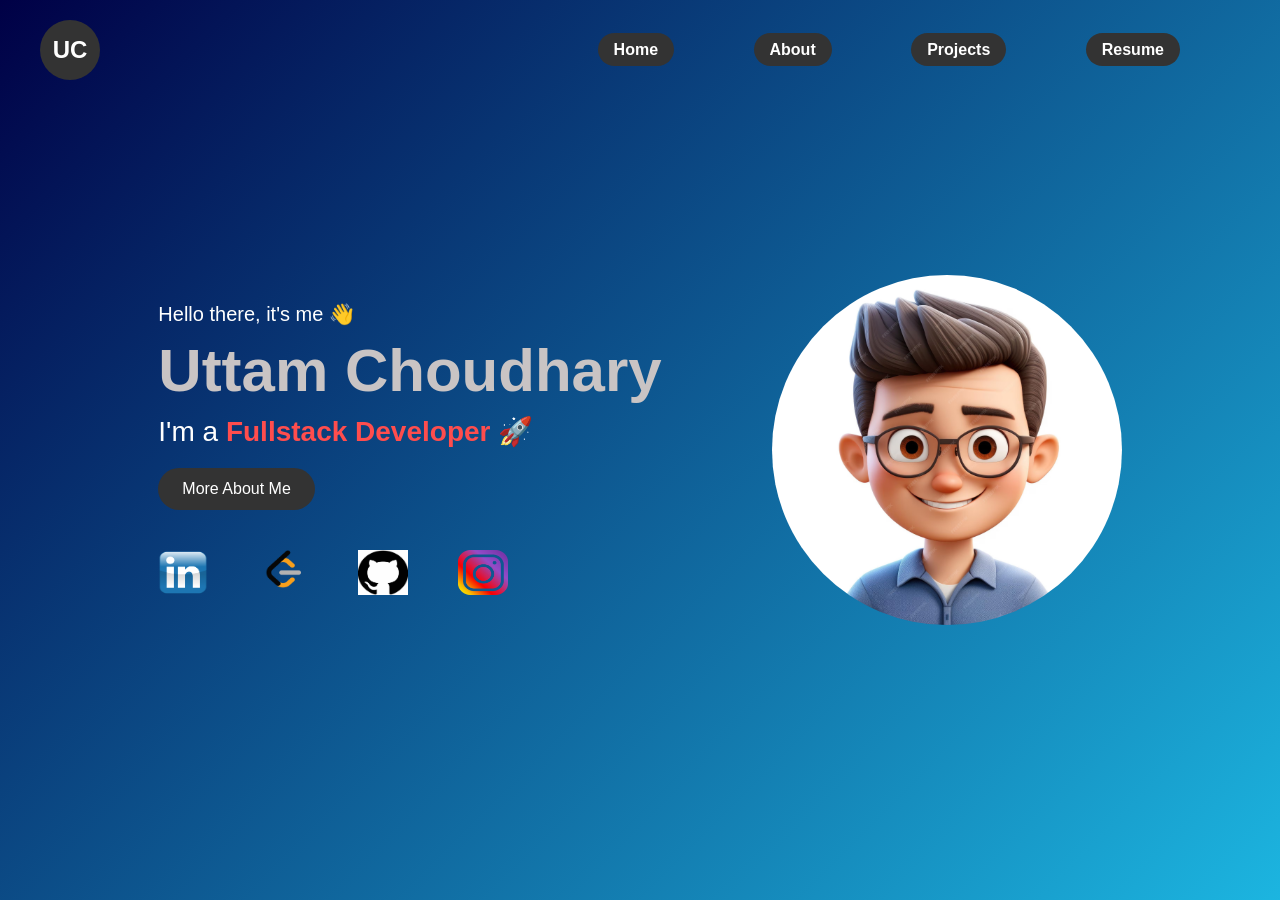
<file: index.html>
<!DOCTYPE html>
<html lang="en">
<head>
    <meta charset="UTF-8">
    <meta name="viewport" content="width=device-width, initial-scale=1.0">
    <title>Portfolio/Uttam Choudhary</title>
    <link rel="stylesheet" href="style.css">
</head>
<body>
    <header>
        <div class="logo">UC</div>
        <nav>
            <a href="home.html">Home</a>
            <a href="about.html">About</a>
            <a href="projects.html">Projects</a>
            <a href="My Resume.pdf" class="resume-button">Resume</a>
        </nav>
    </header>

    <main>
        <div class="container">
            <div class="text-content">
                <p class="intro">Hello there, it's me <span>👋</span></p>
                <h1>Uttam Choudhary</h1>
                <p class="role">I'm a <span class="highlight">Fullstack Developer 🚀</span></p>
                <a href="about.html" class="about-button">More About Me</a>
                <div class="social-links">
                    <a href="https://www.linkedin.com/in/uttam-choudhary-453803338/"><img src="linkedin1.png" alt="LinkedIn"></a>
                    <a href="https://leetcode.com/u/uttam_choudhary123/"><img src="LeetCode.png" alt="Code"></a>
                    <a href="https://github.com/uttam-choudhary123"><img src="Github1.jpg" alt="GitHub"></a>
                    <a href="https://www.instagram.com/uttam_sirvi_07"><img src="instagram.png" alt="Instagram"></a>
                </div>
            </div>
            <div class="image-content">
                <img src="avatar2.avif" alt="Avatar" class="avatar">
            </div>
        </div>
    </main>
</body>
</html>
</file>
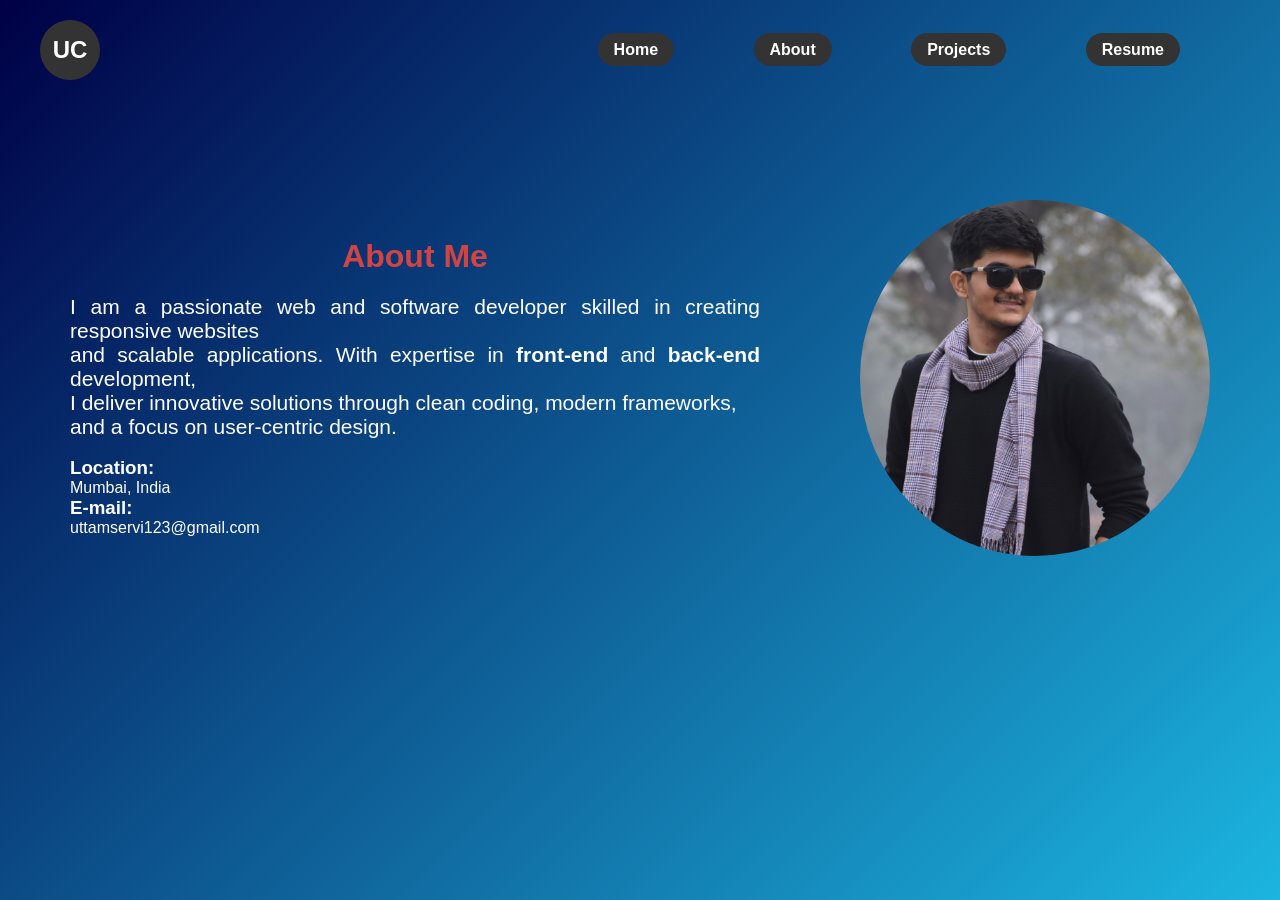
<file: about.html>
<!DOCTYPE html>
<html>
    <head>
        <meta charset="UTF-8">
        <meta name="viewport" content="width= device-width, initial-scale=1.0">
        <title>Portfolio/Uttam Choudhary/about</title>
        <link rel="stylesheet" href="style2.css">
    </head>
    <body>
        <header>
            <div class="logo">UC</div>
            <nav>
                <a href="home.html">Home</a>
                <a href="about.html">About</a>
                <a href="projects.html">Projects</a>
                <a href="My Resume.pdf" class="resume-button">Resume</a>
            </nav>
        </header>
        
        <main>
            <div class="container">
                <div class="text-content">
                    <p><h1 style="color: rgb(210, 68, 68); text-align: center;">About Me</h1></p>
                    <p class="intro">
                        I am a passionate web and software developer skilled in creating responsive websites <br>
                        and scalable applications. With expertise in <b>front-end </b>and <b>back-end </b>development, <br>
                        I deliver innovative solutions through clean coding, modern frameworks,<br>
                         and a focus on user-centric design.
                    </p>
                    <br>
                    <p>
                        <b><h3>Location: </h3></b>Mumbai, India<br>
                        <b><h3>E-mail: </h3></b>uttamservi123@gmail.com
                    </p>
                </div>
                <div class="image-content">
                    <img src="profile.jpg" alt="profile" class="profile">
                </div>
            </div>
        </main>
    </body>
</html>
</file>
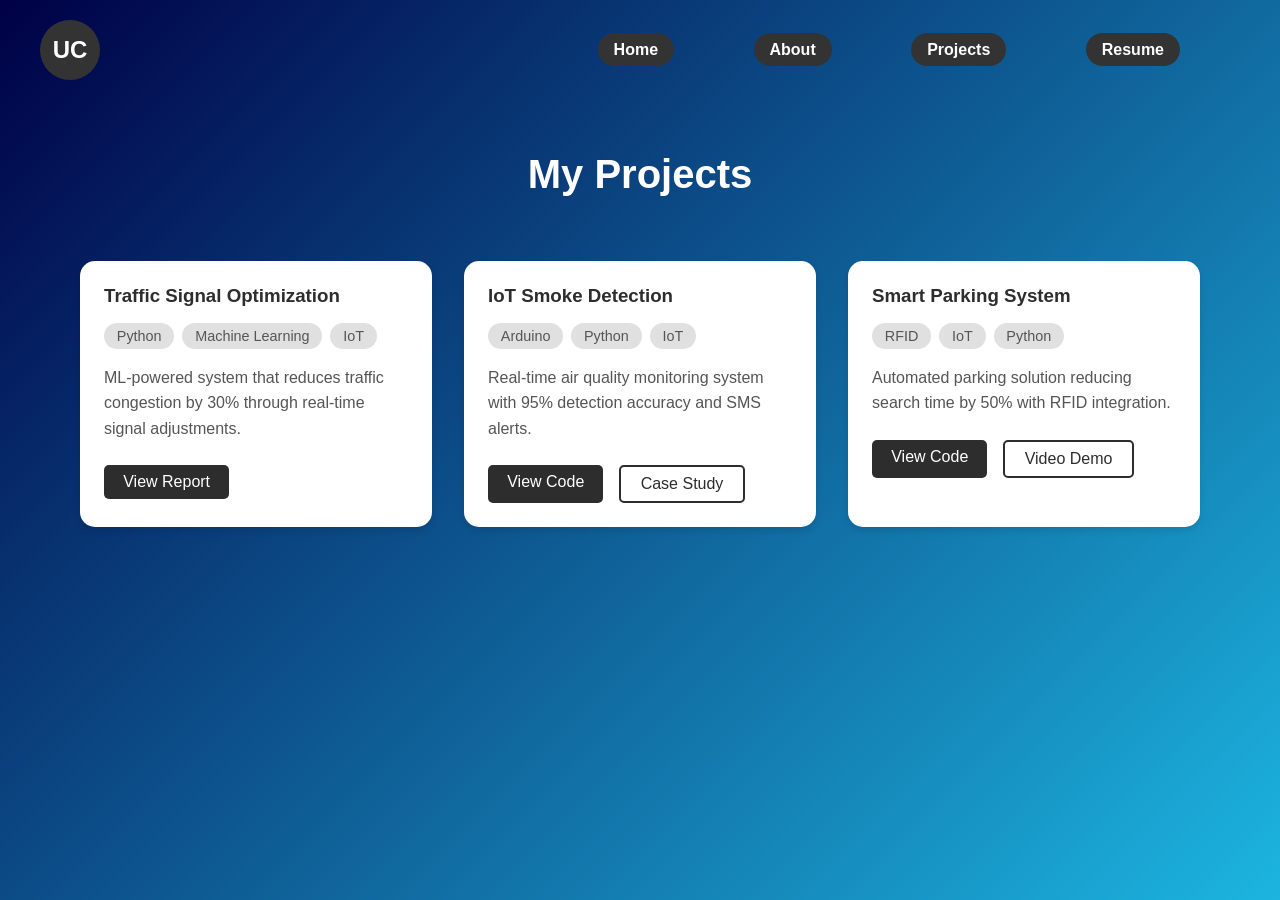
<file: projects.html>
<!-- projects.html -->
<!DOCTYPE html>
<html lang="en">
<head>
    <meta charset="UTF-8">
    <meta name="viewport" content="width=device-width, initial-scale=1.0">
    <title>Projects | Uttam Choudhary</title>
    <link rel="stylesheet" href="styles3.css">
</head>
<body>
    <header>
        <div class="logo">UC</div>
        <nav>
            <a href="home.html">Home</a>
            <a href="about.html">About</a>
            <a href="projects.html" class="active">Projects</a>
            <a href="My Resume.pdf" class="resume-button">Resume</a>
        </nav>
    </header>

    <main>
        <section class="projects-section">
            <h2 class="section-title">My Projects</h2>
            
            <div class="projects-grid">
                <!-- Project 1 -->
                <div class="project-card">
                    <div class="project-content">
                        <h3>Traffic Signal Optimization</h3>
                        <div class="tech-tags">
                            <span>Python</span>
                            <span>Machine Learning</span>
                            <span>IoT</span>
                        </div>
                        <p class="project-description">
                            ML-powered system that reduces traffic congestion by 30% through real-time signal adjustments.
                        </p>
                        <div class="project-links">
                            <a href="#" class="github-link">View Report</a>
                        </div>
                    </div>
                </div>

                <!-- Project 2 -->
                <div class="project-card">
                    <div class="project-content">
                        <h3>IoT Smoke Detection</h3>
                        <div class="tech-tags">
                            <span>Arduino</span>
                            <span>Python</span>
                            <span>IoT</span>
                        </div>
                        <p class="project-description">
                            Real-time air quality monitoring system with 95% detection accuracy and SMS alerts.
                        </p>
                        <div class="project-links">
                            <a href="#" class="github-link">View Code</a>
                            <a href="#" class="demo-link">Case Study</a>
                        </div>
                    </div>
                </div>

                <!-- Project 3 -->
                <div class="project-card">
                    <div class="project-content">
                        <h3>Smart Parking System</h3>
                        <div class="tech-tags">
                            <span>RFID</span>
                            <span>IoT</span>
                            <span>Python</span>
                        </div>
                        <p class="project-description">
                            Automated parking solution reducing search time by 50% with RFID integration.
                        </p>
                        <div class="project-links">
                            <a href="#" class="github-link">View Code</a>
                            <a href="#" class="demo-link">Video Demo</a>
                        </div>
                    </div>
                </div>
            </div>
        </section>
    </main>
</body>
</html>
</file>
<file: style.css>
* {
    margin: 0;
    padding: 0;
    box-sizing: border-box;
    font-family: 'Segoe UI', Tahoma, Geneva, Verdana, sans-serif;
}

body {
    background: linear-gradient(135deg, #000046 0%, #1cb5e0 100%);
    display: flex;
    justify-content: center;
    align-items: center;
    min-height: 100vh;
    color: #ffffff;
}

header {
    position: absolute;
    top: 20px;
    width: 100%;
    display: flex;
    justify-content: space-between;
    align-items: center;
    padding: 0 40px;
}


.logo {
    font-size: 24px;
    font-weight: bold;
    background: #333;
    color: #fff;
    padding: 20px;
    border-radius: 50%;
    width: 60px;
    height: 60px;
    display: flex;
    justify-content: center;
    align-items: center;
    transition: transform 0.5s  ease;
    cursor: pointer;
}

.logo:hover {
    transform: scale(1.1);
    background: #fff;
    color: black;
}

nav a {
    margin: 0 15px;
    text-decoration: none;
    color: #ffffff;
    font-weight: bold;
    transition: color 0.3s ease;
    margin-right: 60px;
    padding: 8px 16px;
    border-radius: 20px;
    background: #333;
}

nav a:hover {
    color: #333;
    background: rgb(255, 255, 255);
    padding: 8px 16px;
    border-radius: 20px;
}

.resume-button {
    background: #333;
    color: #fff;
    padding: 8px 16px;
    border: none;
    border-radius: 20px;
    cursor: pointer;
    font-weight: bold;
    text-decoration: none;
    transition: transform 0.5s ease;
    cursor: pointer;
}

.resume-button:hover {
    transform: scale(1.1);
    background: #ffffff;
    color: black;
}

.container {
    display: flex;
    align-items: center;
    gap: 20px; /* Space between text and image */
}

/* Text content styling */
.text-content {
    margin-right: 40px; /* Aligns the text content to the left */
    padding-right: 50px; /* Adds extra space on the right side of the text content */
    animation: slideInFromLeft 1s ease-out;
}

.intro {
    font-size: 20px;
    margin-bottom: 10px;
}

h1 {
    font-size: 60px;
    color: #c9c4c4;
    margin: 10px 0;
    font-weight: bold;
}

.role {
    font-size: 28px;
    color: #ffffff;
}

.highlight {
    color: #ff4d4d;
    font-weight: bold;
}


.about-button {
    background: #333;
    color: #fff;
    padding: 12px 24px;
    border-radius: 30px;
    text-decoration: none;
    font-weight: 500;
    margin-top: 20px;
    display: inline-block;
    transition: background 0.3s ease;
}

.about-button:hover {
    background: #ffffff;
    color: black;
    padding: 12px 24px;
    border-radius: 30px;
    text-decoration: none;
    font-weight: 500;
    margin-top: 20px;
    display: inline-block;
    font-weight: bold;
}

.social-links {
    margin-top: 40px;
    display: flex;
    gap: 50px;
}

.social-links img {
    width: 50px;
    height: 45px;
    cursor: pointer;
    transition: transform 0.3s ease;
}

.social-links img:hover {
    transform: scale(1.1);
}

.image-content {
    position: relative;
    display: flex;
    justify-content: center;
    align-items: center;
}

.avatar {
    width: 350px;
    height: auto;
    border-radius: 50%;
    transition: transform 0.3s ease;
    animation: slideInFromRight 1s ease-out;
}

.avatar:hover {
    transform: scale(1.05);
    box-shadow: 0px 10px 30px rgba(0, 0, 0, 0.2);
}


@keyframes slideInFromLeft{
    from {
        opacity: 0;
        transform: translateX(-100%);
    }

    to {
        opacity: 1;
        transform: translate(0);
    }
}

@keyframes slideInFromRight {
    from {
        opacity: 0;
        transform: translateX(100%);
    }
    to {
        opacity: 1;
        transform: translateX(0);
    }
}
</file>
<file: style2.css>
* {
    margin: 0;
    padding: 0;
    box-sizing: border-box;
    font-family: 'Segoe UI', Tahoma, Geneva, Verdana, sans-serif;
}

body {
    background: linear-gradient(135deg, #000046 0%, #1cb5e0 100%);
    display: flex;
    justify-content: flex-start;
    align-items: flex-start;
    min-height: 100vh;
    color: #ffffff;
}

header {
    position: absolute;
    top: 20px;
    width: 100%;
    display: flex;
    justify-content: space-between;
    align-items: center;
    padding: 0 40px;
}

.logo {
    font-size: 24px;
    font-weight: bold;
    background: #333;
    color: #fff;
    padding: 20px;
    border-radius: 50%;
    width: 60px;
    height: 60px;
    display: flex;
    justify-content: center;
    align-items: center;
    transition: transform 0.5s  ease;
    cursor: pointer;
}

.logo:hover {
    transform: scale(1.1);
    background: #fff;
    color: black;
}

nav a {
    margin: 0 15px;
    text-decoration: none;
    color: #ffffff;
    font-weight: bold;
    transition: color 0.3s ease;
    margin-right: 60px;
    padding: 8px 16px;
    border-radius: 20px;
    background: #333;
}

nav a:hover {
    color: #333;
    background: rgb(255, 255, 255);
    padding: 8px 16px;
    border-radius: 20px;
}

.resume-button {
    background: #333;
    color: #fff;
    padding: 8px 16px;
    border: none;
    border-radius: 20px;
    cursor: pointer;
    font-weight: bold;
    text-decoration: none;
    transition: transform 0.5s ease;
    cursor: pointer;
}

.resume-button:hover {
    transform: scale(1.1);
    background: #ffffff;
    color: black;
}

.container{
    display: flex;
    flex-direction: space-between;
    align-items: center;
    margin: 80px 50px;
    padding: 20px;
    max-width: 2000px;
    gap: 80px;
}


.text-content {
    margin-top: 120px;
    padding-right: 20px;
    text-align: justify;
    animation: slideInFromLeft 1s ease-out;
}

.intro{
    font-size: 21px;
    margin-top: 20px;
    text-align: justify;
    
}

.image-content {
    flex: 0 0 auto;
    position: relative;
    display: flex;
    justify-content: center;
    align-items: center;
}

.profile {
    margin-top: 100px;
    width: 350px;
    height: auto;
    border-radius: 50%;
    transition: transform 0.3s ease;
    animation: slideInFromRight 1s ease-out;
}

.profile:hover {
    transform: scale(1.05);
    box-shadow: 0px 10px 30px rgba(0, 0, 0, 0.2);
}

@keyframes slideInFromLeft {
    from {
        opacity: 0;
        transform: translateX(-100%);
    }
    to {
        opacity: 1;
        transform: translateX(0);
    }
}

@keyframes slideInFromRight {
    from {
        opacity: 0;
        transform: translateX(100%);
    }

    to {
        opacity: 1;
        transform: translateX(0);
    }
}
</file>
<file: styles3.css>
/* General reset and font */
* {
    margin: 0;
    padding: 0;
    box-sizing: border-box;
    font-family: 'Segoe UI', Tahoma, Geneva, Verdana, sans-serif;
}

/* Body styling */
body {
    background: linear-gradient(135deg, #000046 0%, #1cb5e0 100%);
    /* Removed flex properties here as they are not needed for overall page layout with static header */
    min-height: 100vh; /* Ensures body takes full viewport height */
    color: #ffffff;
    display: flex; /* Keep flexbox on body to arrange header and main vertically */
    flex-direction: column; /* Stack header and main vertically */
    align-items: center; /* Center content horizontally if needed */
}

/* Header styling */
header {
    /* REMOVE: position: absolute; */
    /* REMOVE: top: 20px; */
    width: 100%;
    display: flex;
    justify-content: space-between;
    align-items: center;
    padding: 20px 40px; /* Adjust padding as needed for vertical space */
    z-index: 100; /* Keep if you have other overlapping elements */
}

.logo {
    font-size: 24px;
    font-weight: bold;
    background: #333;
    color: #fff;
    padding: 20px;
    border-radius: 50%;
    width: 60px;
    height: 60px;
    display: flex;
    justify-content: center;
    align-items: center;
    transition: transform 0.5s ease;
    cursor: pointer;
}

.logo:hover {
    transform: scale(1.1);
    background: #fff;
    color: black;
}

nav a {
    margin: 0 15px;
    text-decoration: none;
    color: #ffffff;
    font-weight: bold;
    transition: color 0.3s ease;
    margin-right: 60px;
    padding: 8px 16px;
    border-radius: 20px;
    background: #333;
}

nav a:hover {
    color: #333;
    background: rgb(255, 255, 255);
    padding: 8px 16px;
    border-radius: 20px;
}

.resume-button {
    background: #333;
    color: #fff;
    padding: 8px 16px;
    border: none;
    border-radius: 20px;
    cursor: pointer;
    font-weight: bold;
    text-decoration: none;
    transition: transform 0.5s ease;
    cursor: pointer;
}

.resume-button:hover {
    transform: scale(1.1);
    background: #ffffff;
    color: black;
}

/* Main content area */
main {
    flex-grow: 1; /* Allow main to take up remaining vertical space */
    width: 100%; /* Ensure main takes full width */
    padding-top: 20px; /* Add some padding to separate from header, adjust as needed */
}

.container { /* This class is not used in your HTML, consider removing or using it */
    display: flex;
    flex-direction: space-between; /* This should be 'justify-content' and 'space-between' is a value for it */
    align-items: center;
    margin: 80px 50px;
    padding: 20px;
    max-width: 2000px;
    gap: 80px;
}

.projects-section {
    /* Removed margin-top: 3.6rem; as it's not needed if header is in flow */
    max-width: 1200px;
    margin: 2rem auto; /* Adjust top margin as needed, 2rem is a good start */
    padding: 0 1.5rem;
}

.section-title {
    font-size: 2.5rem;
    text-align: center;
    margin-bottom: 3rem;
    color: #ffffff; /* Changed to white as per background gradient */
}

.projects-grid {
    display: grid;
    grid-template-columns: repeat(auto-fit, minmax(300px, 1fr));
    gap: 2rem;
    padding: 1rem;
}

.project-card {
    background: #fff;
    border-radius: 15px;
    padding: 1.5rem;
    box-shadow: 0 4px 6px rgba(0, 0, 0, 0.1);
    transition: transform 0.3s ease;
    color: #333; /* Ensure text inside card is visible against white background */
}

.project-card h3 {
    color: #2d2d2d; /* Make project titles dark */
}

.project-card:hover {
    transform: translateY(-5px);
}

.tech-tags {
    margin: 1rem 0;
    display: flex;
    flex-wrap: wrap;
    gap: 0.5rem;
}

.tech-tags span {
    background: #e0e0e0; /* Slightly lighter tag background */
    padding: 0.3rem 0.8rem;
    border-radius: 20px;
    font-size: 0.9rem;
    color: #555; /* Darker tag text */
}

.project-description {
    color: #555;
    line-height: 1.6;
    margin: 1rem 0;
}

.project-links {
    display: flex;
    gap: 1rem;
    margin-top: 1.5rem;
}

.github-link, .demo-link {
    padding: 0.5rem 1.2rem;
    border-radius: 5px;
    text-decoration: none;
    font-weight: 500;
    transition: all 0.3s ease;
}

.github-link {
    background: #2d2d2d;
    color: white;
}

.github-link:hover {
    background: #404040;
}

.demo-link {
    border: 2px solid #2d2d2d;
    color: #2d2d2d;
}

.demo-link:hover {
    background: #2d2d2d;
    color: white;
}

/* Mobile Responsive */
@media (max-width: 768px) {
    header {
        flex-direction: column; /* Stack logo and nav vertically */
        padding: 15px 20px;
    }
    nav {
        margin-top: 15px; /* Add space between logo and nav */
    }
    nav a {
        margin: 5px 10px; /* Adjust spacing for smaller screens */
        margin-right: 0; /* Remove extra right margin */
    }
    .projects-grid {
        grid-template-columns: 1fr;
    }
    .section-title {
        font-size: 2rem;
    }
}
</file>
